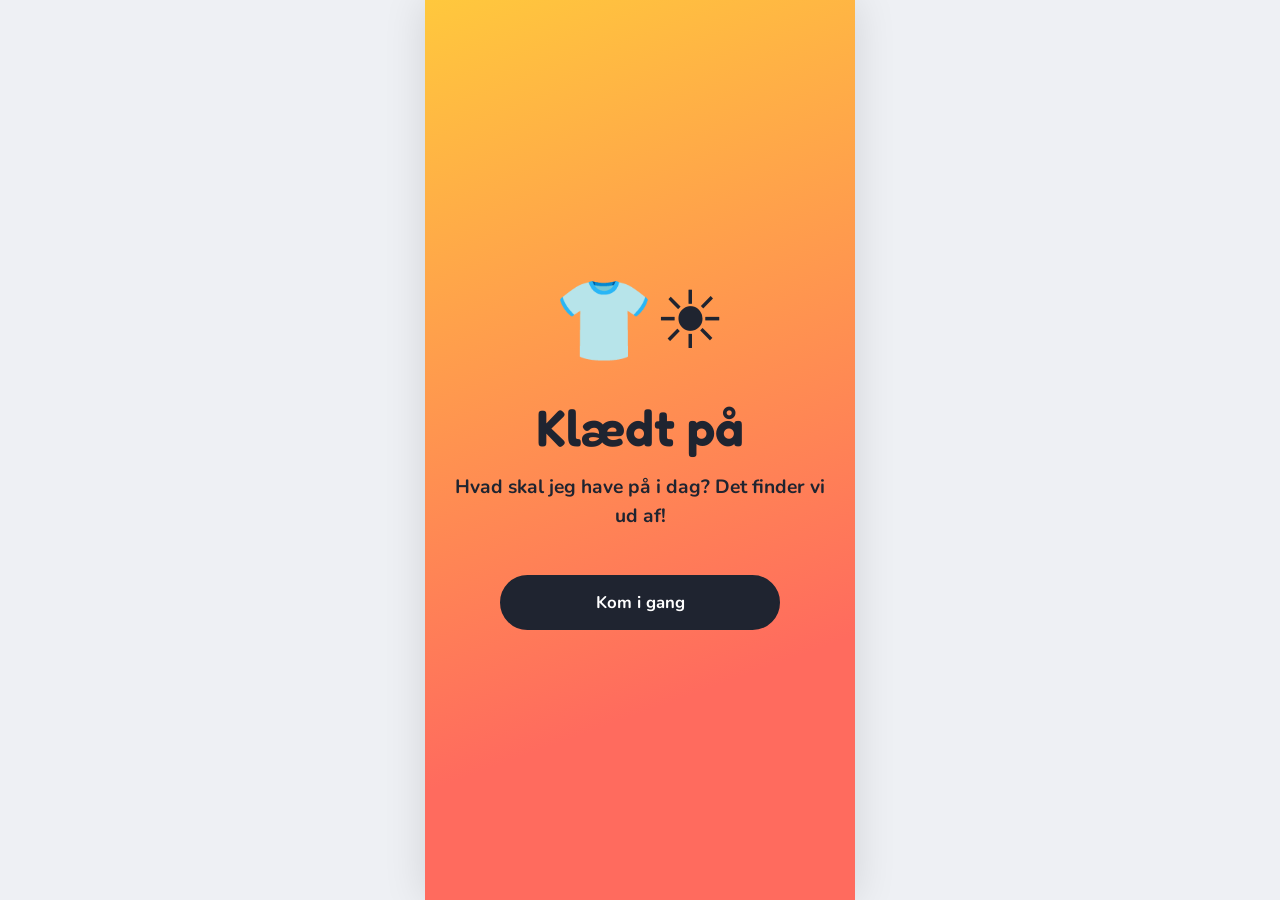
<file: Vejrapp/public/index.html>
<!DOCTYPE html>
<html lang="da">
<head>
    <meta charset="utf-8">
    <meta name="viewport" content="width=device-width, initial-scale=1">
    <title>Start - Klædt på</title>
    <link rel="preconnect" href="https://fonts.googleapis.com">
    <link rel="preconnect" href="https://fonts.gstatic.com" crossorigin>
    <link href="https://fonts.googleapis.com/css2?family=Fredoka:wght@500;600&family=Nunito:wght@400;700;800&display=swap" rel="stylesheet">
    <link rel="stylesheet" href="css/base.css">
</head>
<body>
    <main class="screen splash">
        <div class="splash__logo" aria-hidden="true">👕☀️</div>
        <h1 class="splash__title">Klædt på</h1>
        <p class="splash__tagline">Hvad skal jeg have på i dag? Det finder vi ud af!</p>
        <a class="button" href="login.html">Kom i gang</a>
    </main>
</body>
</html>
</file>
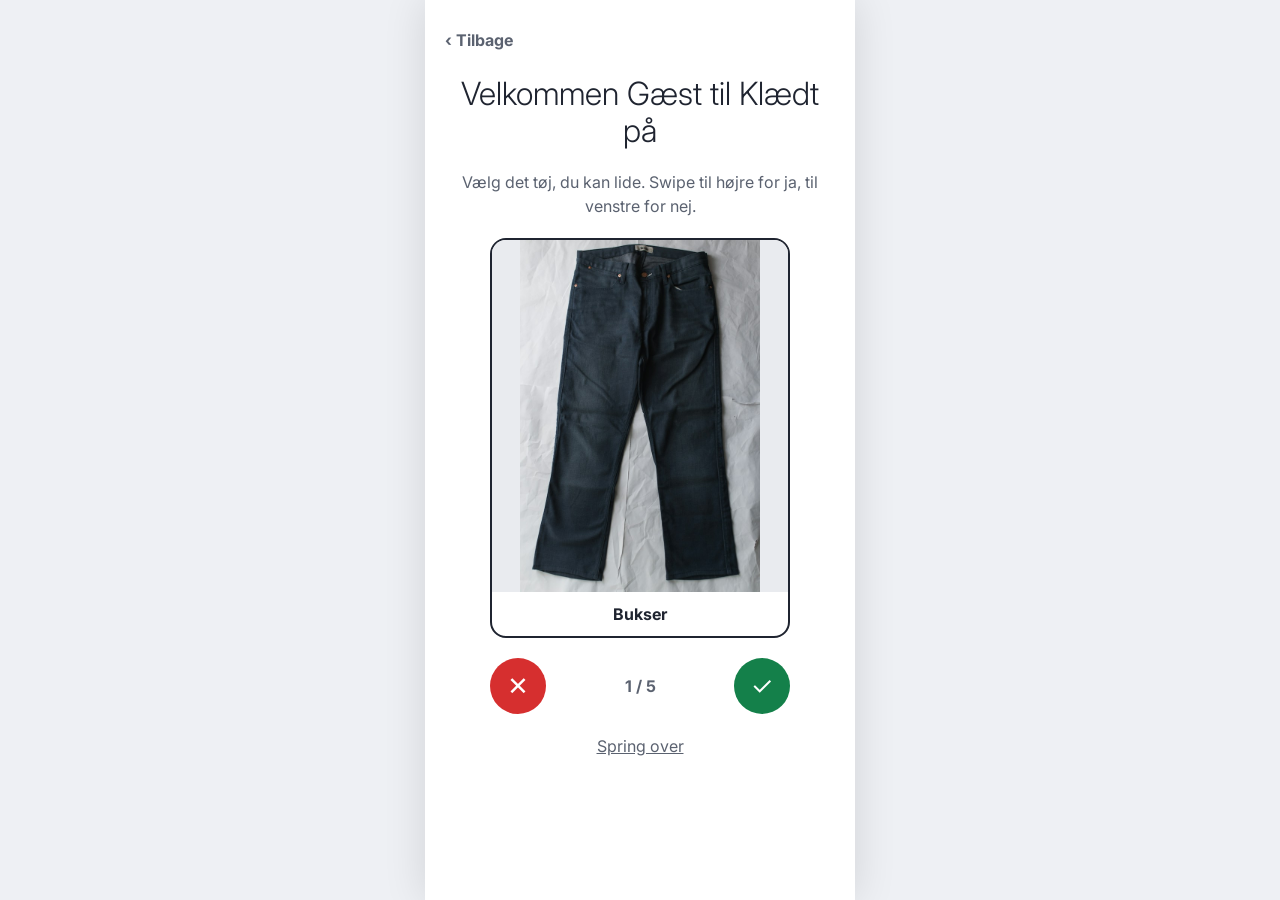
<file: Vejrapp/public/clothing-adult.html>
<!doctype html>
<html lang="da">
  <head>
    <meta charset="utf-8" />
    <meta name="viewport" content="width=device-width, initial-scale=1" />
    <title>Vælg tøj - Klædt på</title>
    <link rel="preconnect" href="https://fonts.googleapis.com" />
    <link rel="preconnect" href="https://fonts.gstatic.com" crossorigin />
    <link
      href="https://fonts.googleapis.com/css2?family=Inter:wght@300;400;500;600&display=swap"
      rel="stylesheet"
    />
    <link rel="stylesheet" href="css/base.css" />
    <link rel="stylesheet" href="css/adult.css" />
  </head>
  <body>
    <main class="screen screen--adult">
      <a class="back-link" href="profile.html">‹ Tilbage</a>
      <h1 class="title">
        Velkommen <span class="js-user-name">Gæst</span> til Klædt på
      </h1>
      <p class="subtitle">
        Vælg det tøj, du kan lide. Swipe til højre for ja, til venstre for nej.
      </p>
      <section
        class="swipe js-swipe"
        data-next="weather-adult.html"
        aria-label="Vælg tøj"
      >
        <div class="swipe__deck">
          <article
            class="swipe__card swipe__card--current"
            data-category="pants"
            data-item-id="pants-1"
          >
            <img
              class="swipe__image"
              src="images/clothing/pants-1.jpg"
              alt="Bukser"
              width="300"
              height="300"
            />
            <p class="swipe__caption">Bukser</p>
          </article>
          <article
            class="swipe__card"
            data-category="sweater"
            data-item-id="sweater-1"
          >
            <img
              class="swipe__image"
              src="images/clothing/sweater-1.jpg"
              alt="Trøje"
              width="300"
              height="300"
            />
            <p class="swipe__caption">Trøje</p>
          </article>
          <article
            class="swipe__card"
            data-category="jacket"
            data-item-id="jacket-1"
          >
            <img
              class="swipe__image"
              src="images/clothing/jacket-1.jpg"
              alt="Jakke"
              width="300"
              height="300"
            />
            <p class="swipe__caption">Jakke</p>
          </article>
          <article
            class="swipe__card"
            data-category="shoes"
            data-item-id="shoes-1"
          >
            <img
              class="swipe__image"
              src="images/clothing/shoes-1.jpg"
              alt="Sko"
              width="300"
              height="300"
            />
            <p class="swipe__caption">Sko</p>
          </article>
          <article class="swipe__card" data-category="hat" data-item-id="hat-1">
            <img
              class="swipe__image"
              src="images/clothing/hat-1.jpg"
              alt="Hue"
              width="300"
              height="300"
            />
            <p class="swipe__caption">Hue</p>
          </article>
        </div>
        <div class="swipe__controls">
          <button
            class="swipe__action swipe__action--dislike"
            type="button"
            data-action="dislike"
          >
            <span aria-hidden="true">✕</span
            ><span class="visually-hidden">Kan ikke lide</span>
          </button>
          <p class="swipe__counter">
            <span class="js-swipe-counter">1</span> / 5
          </p>
          <button
            class="swipe__action swipe__action--like"
            type="button"
            data-action="like"
          >
            <span aria-hidden="true">✓</span
            ><span class="visually-hidden">Kan lide</span>
          </button>
        </div>
      </section>
      <a class="link" href="weather-adult.html">Spring over</a>
    </main>
    <script src="js/clothing.js" defer></script>
  </body>
</html>
</file>
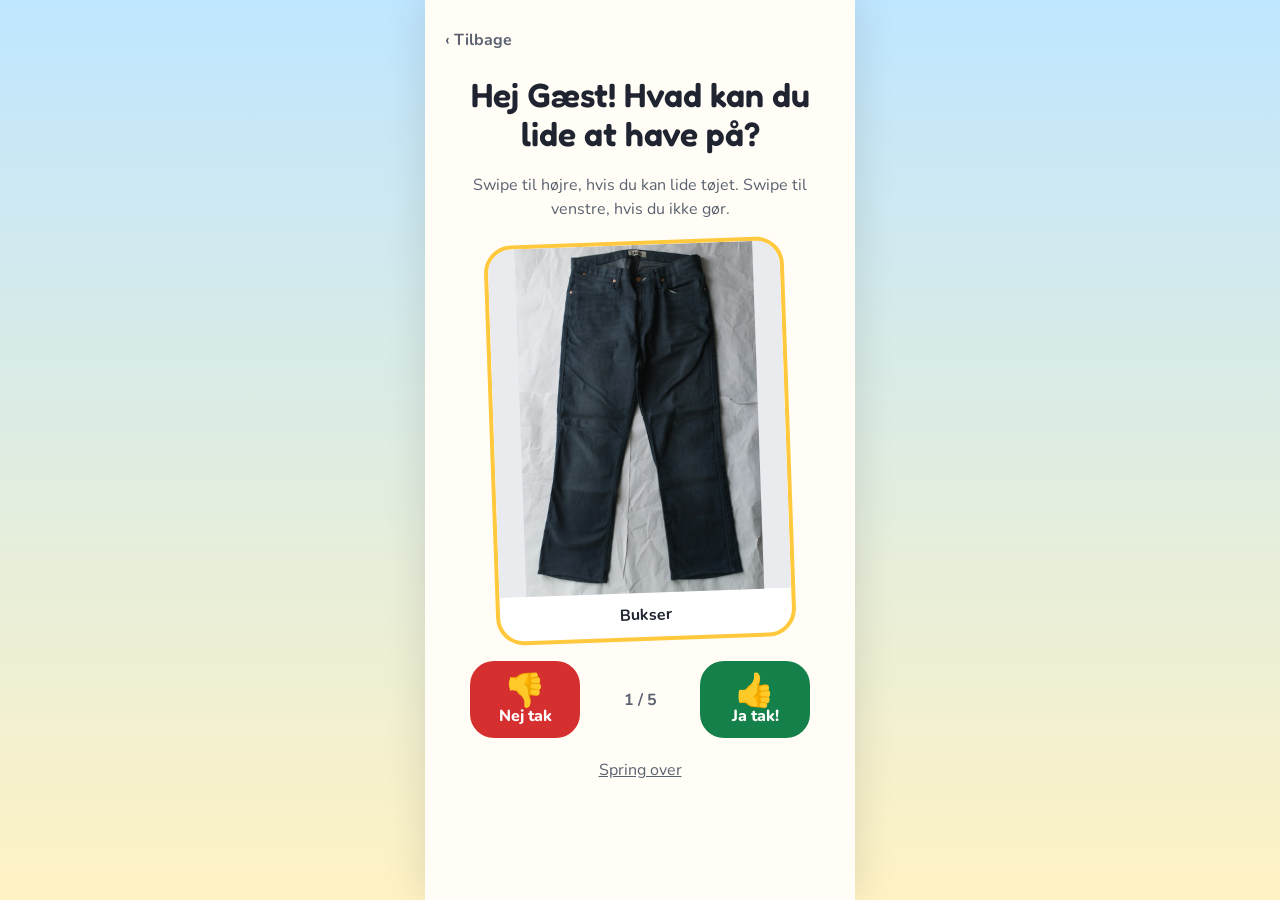
<file: Vejrapp/public/clothing-child.html>
<!doctype html>
<html lang="da">
  <head>
    <meta charset="utf-8" />
    <meta name="viewport" content="width=device-width, initial-scale=1" />
    <title>Vælg tøj - Klædt på</title>
    <link rel="preconnect" href="https://fonts.googleapis.com" />
    <link rel="preconnect" href="https://fonts.gstatic.com" crossorigin />
    <link
      href="https://fonts.googleapis.com/css2?family=Fredoka:wght@500;600&family=Nunito:wght@400;700;800&display=swap"
      rel="stylesheet"
    />
    <link rel="stylesheet" href="css/base.css" />
    <link rel="stylesheet" href="css/child.css" />
  </head>
  <body>
    <main class="screen screen--child">
      <a class="back-link" href="profile.html">‹ Tilbage</a>
      <h1 class="title">
        Hej <span class="js-user-name">Gæst</span>! Hvad kan du lide at have på?
      </h1>
      <p class="subtitle">
        Swipe til højre, hvis du kan lide tøjet. Swipe til venstre, hvis du ikke
        gør.
      </p>
      <section
        class="swipe js-swipe"
        data-next="weather-child.html"
        aria-label="Vælg tøj"
      >
        <div class="swipe__deck">
          <article
            class="swipe__card swipe__card--current"
            data-category="pants"
            data-item-id="pants-1"
          >
            <img
              class="swipe__image"
              src="images/clothing/pants-1.jpg"
              alt="Bukser"
              width="300"
              height="300"
            />
            <p class="swipe__caption">Bukser</p>
          </article>
          <article
            class="swipe__card"
            data-category="sweater"
            data-item-id="sweater-1"
          >
            <img
              class="swipe__image"
              src="images/clothing/sweater-1.jpg"
              alt="Trøje"
              width="300"
              height="300"
            />
            <p class="swipe__caption">Trøje</p>
          </article>
          <article
            class="swipe__card"
            data-category="jacket"
            data-item-id="jacket-1"
          >
            <img
              class="swipe__image"
              src="images/clothing/jacket-1.jpg"
              alt="Jakke"
              width="300"
              height="300"
            />
            <p class="swipe__caption">Jakke</p>
          </article>
          <article
            class="swipe__card"
            data-category="shoes"
            data-item-id="shoes-1"
          >
            <img
              class="swipe__image"
              src="images/clothing/shoes-1.jpg"
              alt="Sko"
              width="300"
              height="300"
            />
            <p class="swipe__caption">Sko</p>
          </article>
          <article class="swipe__card" data-category="hat" data-item-id="hat-1">
            <img
              class="swipe__image"
              src="images/clothing/hat-1.jpg"
              alt="Hue"
              width="300"
              height="300"
            />
            <p class="swipe__caption">Hue</p>
          </article>
        </div>
        <div class="swipe__controls">
          <button
            class="swipe__action swipe__action--dislike"
            type="button"
            data-action="dislike"
          >
            <span aria-hidden="true">👎</span
            ><span class="swipe__label">Nej tak</span>
          </button>
          <p class="swipe__counter">
            <span class="js-swipe-counter">1</span> / 5
          </p>
          <button
            class="swipe__action swipe__action--like"
            type="button"
            data-action="like"
          >
            <span aria-hidden="true">👍</span
            ><span class="swipe__label">Ja tak!</span>
          </button>
        </div>
      </section>
      <a class="link" href="weather-child.html">Spring over</a>
    </main>
    <script src="js/clothing.js" defer></script>
  </body>
</html>
</file>
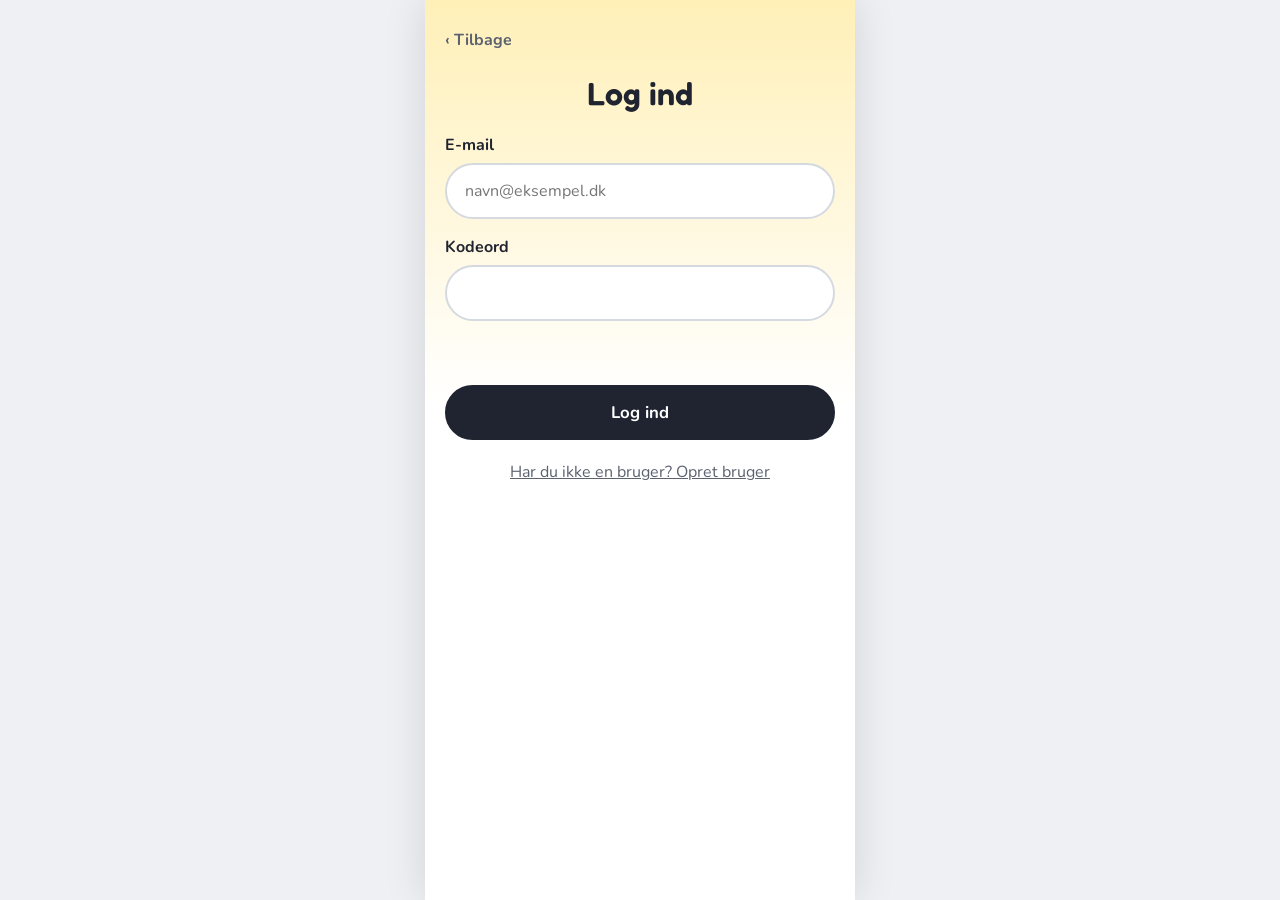
<file: Vejrapp/public/login-form.html>
<!DOCTYPE html>
<html lang="da">
<head>
    <meta charset="utf-8">
    <meta name="viewport" content="width=device-width, initial-scale=1">
    <title>Log ind - Klædt på</title>
    <link rel="preconnect" href="https://fonts.googleapis.com">
    <link rel="preconnect" href="https://fonts.gstatic.com" crossorigin>
    <link href="https://fonts.googleapis.com/css2?family=Fredoka:wght@500;600&family=Nunito:wght@400;700;800&display=swap" rel="stylesheet">
    <link rel="stylesheet" href="css/base.css">
</head>
<body>
    <main class="screen screen--start">
        <a class="back-link" href="login.html">‹ Tilbage</a>
        <h1 class="title">Log ind</h1>
        <form class="form js-login-form" id="login-form" method="post" action="/api/login" data-next="profile.html">
            <div class="form__field">
                <label class="form__label" for="email">E-mail</label>
                <input class="form__input" id="email" name="email" type="email" autocomplete="email" placeholder="navn@eksempel.dk" required>
            </div>
            <div class="form__field">
                <label class="form__label" for="password">Kodeord</label>
                <input class="form__input" id="password" name="password" type="password" autocomplete="current-password" required>
            </div>
            <p id="auth-message" role="alert"></p>
            <button class="button" type="submit">Log ind</button>
        </form>
        <a class="link" href="signup.html">Har du ikke en bruger? Opret bruger</a>
    </main>
<script src="js/authentication.js" defer></script>
</body>
</html>
</file>
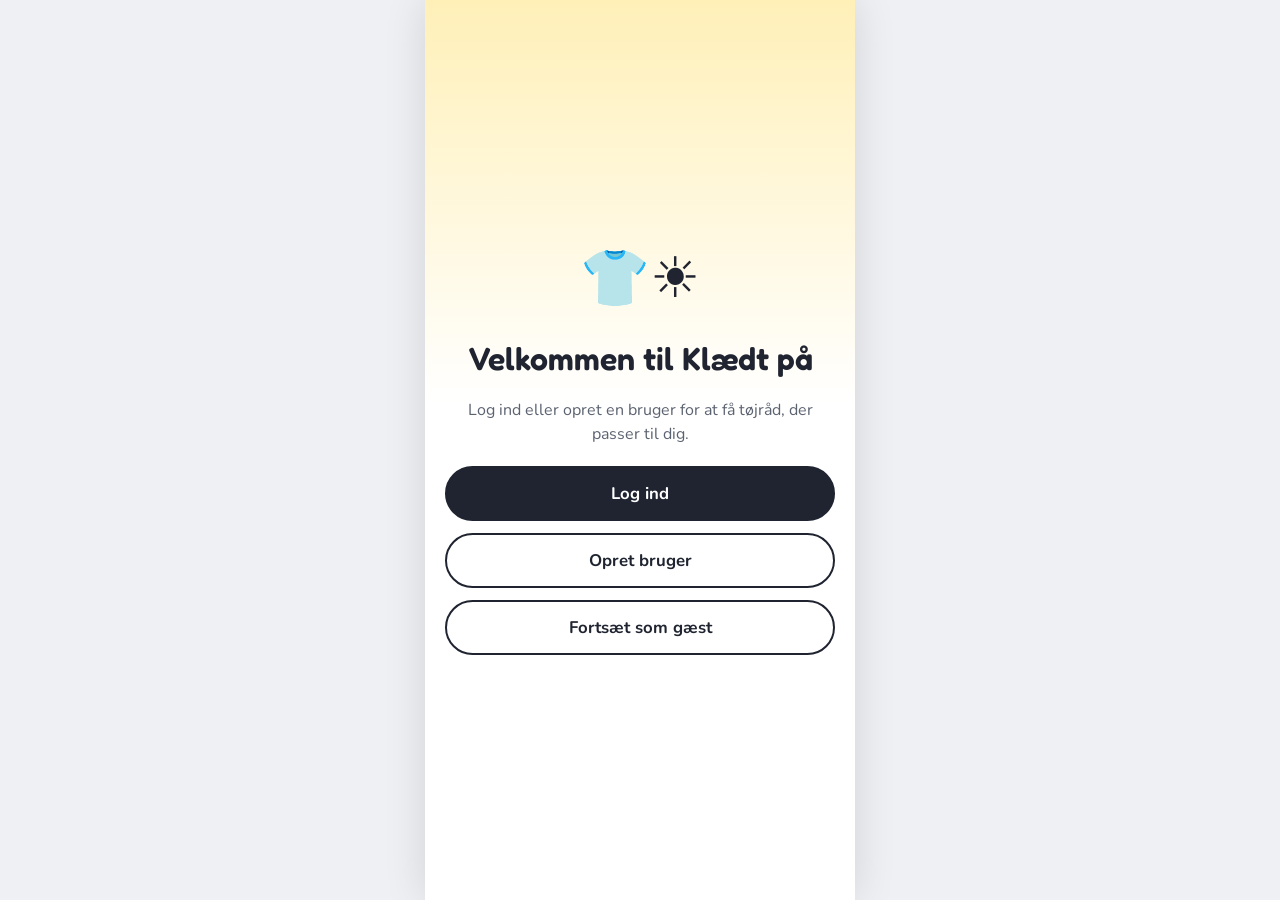
<file: Vejrapp/public/login.html>
<!DOCTYPE html>
<html lang="da">
<head>
    <meta charset="utf-8">
    <meta name="viewport" content="width=device-width, initial-scale=1">
    <title>Velkommen - Klædt på</title>
    <link rel="preconnect" href="https://fonts.googleapis.com">
    <link rel="preconnect" href="https://fonts.gstatic.com" crossorigin>
    <link href="https://fonts.googleapis.com/css2?family=Fredoka:wght@500;600&family=Nunito:wght@400;700;800&display=swap" rel="stylesheet">
    <link rel="stylesheet" href="css/base.css">
</head>
<body>
    <main class="screen screen--start screen--center">
        <div class="logo" aria-hidden="true">👕☀️</div>
        <h1 class="title">Velkommen til Klædt på</h1>
        <p class="subtitle">Log ind eller opret en bruger for at få tøjråd, der passer til dig.</p>
        <div class="actions">
            <a class="button" href="login-form.html">Log ind</a>
            <a class="button button--secondary" href="signup.html">Opret bruger</a>
            <a class="button button--secondary" href="profile.html">Fortsæt som gæst</a>
        </div>
    </main>
</body>
</html>
</file>
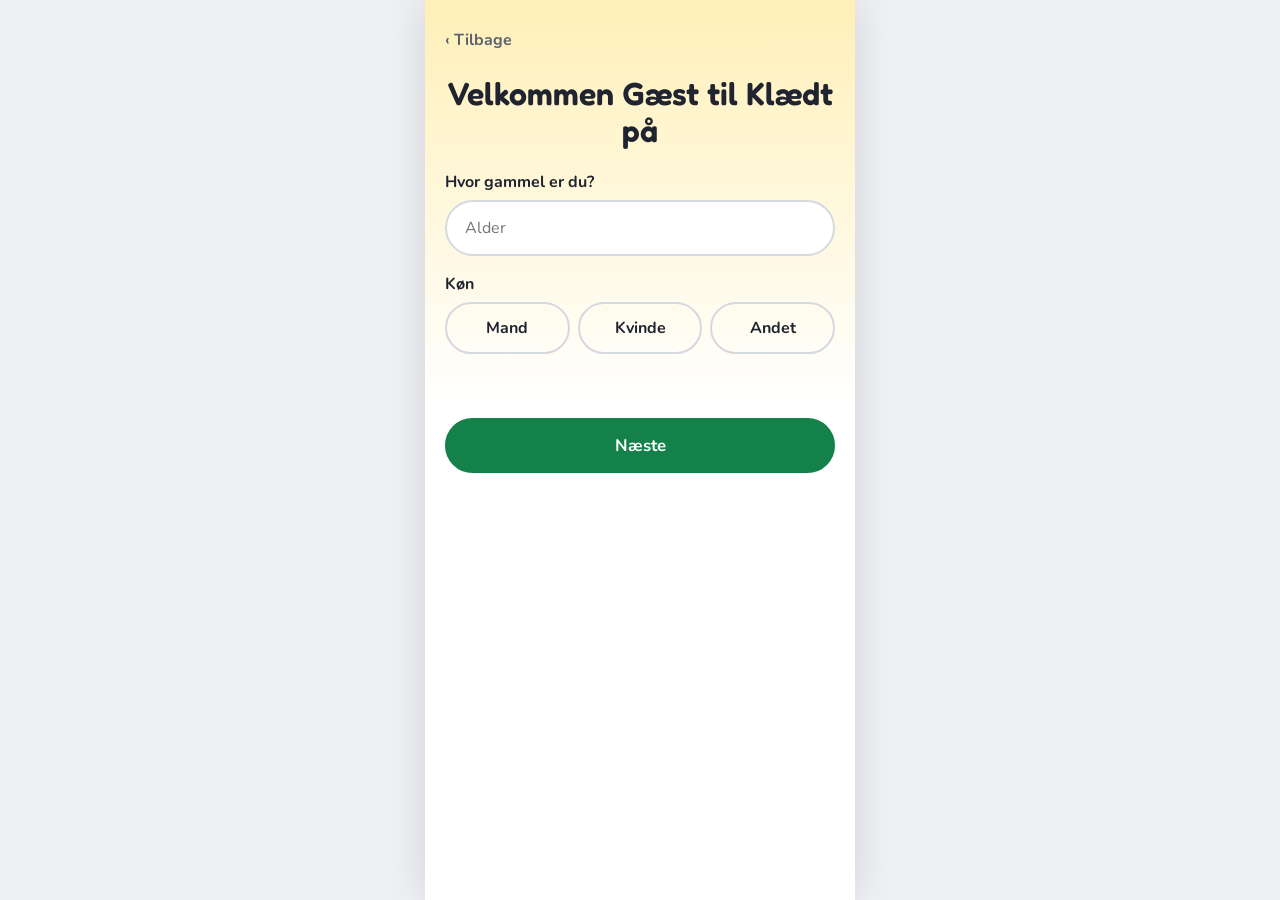
<file: Vejrapp/public/profile.html>
<!doctype html>
<html lang="da">
  <head>
    <meta charset="utf-8" />
    <meta name="viewport" content="width=device-width, initial-scale=1" />
    <title>Om dig - Klædt på</title>
    <link rel="preconnect" href="https://fonts.googleapis.com" />
    <link rel="preconnect" href="https://fonts.gstatic.com" crossorigin />
    <link
      href="https://fonts.googleapis.com/css2?family=Fredoka:wght@500;600&family=Nunito:wght@400;700;800&display=swap"
      rel="stylesheet"
    />
    <link rel="stylesheet" href="css/base.css" />
  </head>

  <body>
    <main class="screen screen--start">
      <a class="back-link" href="signup.html">‹ Tilbage</a>
      <h1 class="title">
        Velkommen <span class="js-user-name">Gæst</span> til Klædt på
      </h1>
      <form
        class="form profile js-profile-form"
        id="profile-form"
        method="post"
        action="/api/preferences"
        data-next-adult="clothing-adult.html"
        data-next-child="clothing-child.html"
      >
        <div class="form__field">
          <label class="form__label" for="age">Hvor gammel er du?</label>
          <input
            class="form__input js-age"
            id="age"
            name="age"
            type="number"
            inputmode="numeric"
            min="3"
            max="120"
            placeholder="Alder"
            required
          />
        </div>
        <fieldset class="choice">
          <legend class="choice__legend">Køn</legend>
          <div class="choice__options">
            <input
              class="choice__input js-gender"
              type="radio"
              id="gender-male"
              name="gender"
              value="male"
              required
            />
            <label class="choice__label" for="gender-male">Mand</label>
            <input
              class="choice__input js-gender"
              type="radio"
              id="gender-female"
              name="gender"
              value="female"
            />
            <label class="choice__label" for="gender-female">Kvinde</label>
            <input
              class="choice__input js-gender"
              type="radio"
              id="gender-other"
              name="gender"
              value="other"
            />
            <label class="choice__label" for="gender-other">Andet</label>
          </div>
        </fieldset>
        <fieldset class="profile__tags">
          <legend class="profile__tags-title">Vælg din stil:</legend>
          <div class="tags">
            <input
              class="tags__input"
              type="radio"
              id="style-slutty"
              name="style"
              value="slutty"
              required
            />
            <label class="tags__label" for="style-slutty">Slutty</label>
            <input
              class="tags__input"
              type="radio"
              id="style-classy"
              name="style"
              value="classy"
              required
            />
            <label class="tags__label" for="style-classy">Classy</label>
          </div>
        </fieldset>
        <p id="profile-message" role="alert"></p>
        <button class="button button--next js-next" type="submit">Næste</button>
      </form>
    </main>
    <script src="js/profile.js" defer></script>
  </body>
</html>
</file>
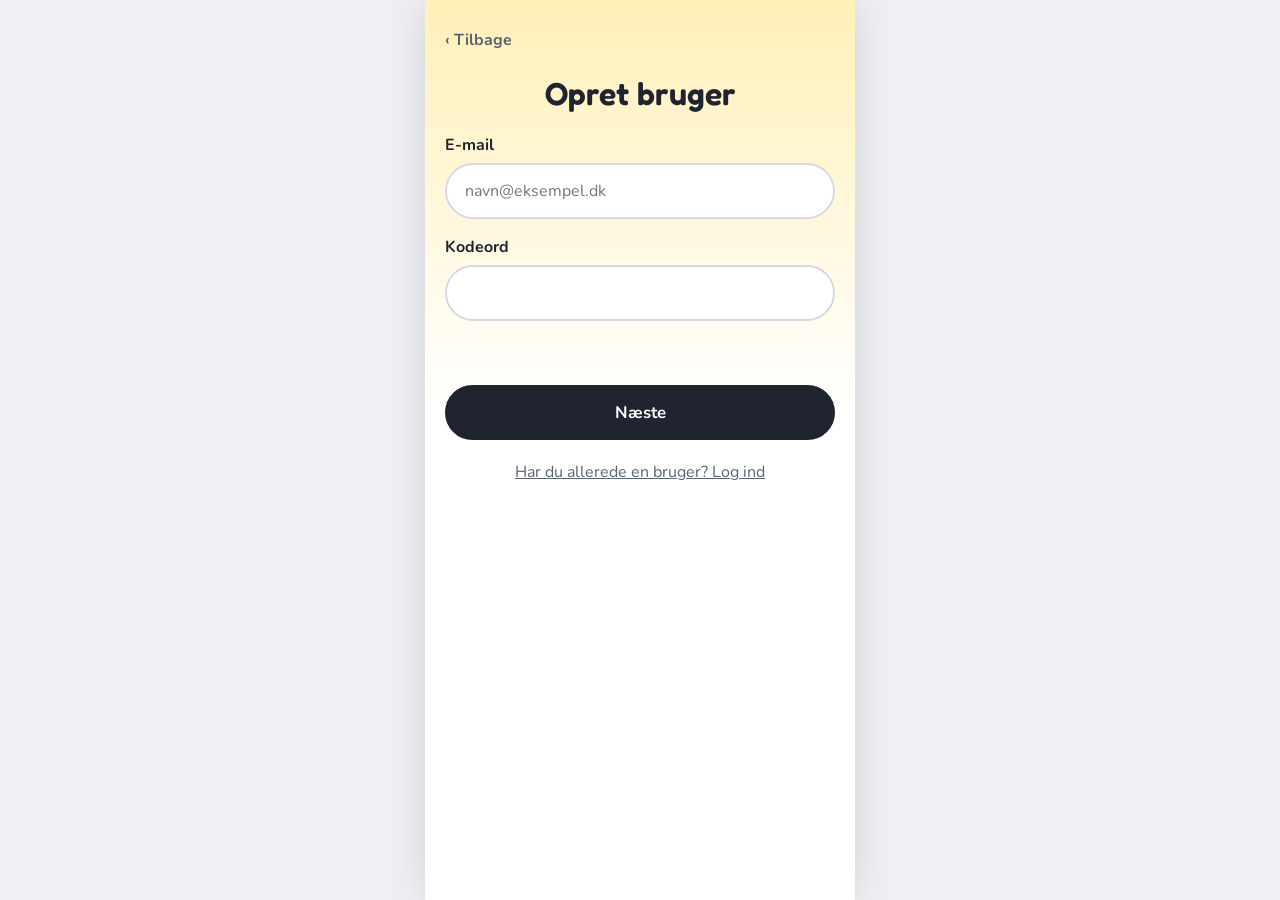
<file: Vejrapp/public/signup.html>
<!DOCTYPE html>
<html lang="da">

<head>
    <meta charset="utf-8">
    <meta name="viewport" content="width=device-width, initial-scale=1">
    <title>Opret bruger - Klædt på</title>
    <link rel="preconnect" href="https://fonts.googleapis.com">
    <link rel="preconnect" href="https://fonts.gstatic.com" crossorigin>
    <link
        href="https://fonts.googleapis.com/css2?family=Fredoka:wght@500;600&family=Nunito:wght@400;700;800&display=swap"
        rel="stylesheet">
    <link rel="stylesheet" href="css/base.css">
</head>

<body>
    <main class="screen screen--start">
        <a class="back-link" href="login.html">‹ Tilbage</a>
        <h1 class="title">Opret bruger</h1>
        <form class="form js-signup-form" id="signup-form" method="post" action="/api/register"
            data-next="profile.html">
            <div class="form__field">
                <label class="form__label" for="email">E-mail</label>
                <input class="form__input" id="email" name="email" type="email" autocomplete="email"
                    placeholder="navn@eksempel.dk" required>
            </div>
            <div class="form__field">
                <label class="form__label" for="password">Kodeord</label>
                <input class="form__input" id="password" name="password" type="password" autocomplete="new-password"
                    minlength="8" required>
            </div>
            <p id="auth-message" role="alert"></p>
            <button class="button" type="submit">Næste</button>
        </form>
        <a class="link" href="login-form.html">Har du allerede en bruger? Log ind</a>
    </main>
    <script src="js/authentication.js" defer></script>
</body>

</html>
</file>
<file: Vejrapp/public/css/base.css>
:root {
  --color-ink: #1f2430;
  --color-muted: #5b6270;
  --color-line: #d5d9e0;
  --color-grey: #e9ebef;
  --color-page: #eef0f4;
  --color-surface: #fff;
  --color-sun: #ffc83d;
  --color-coral: #ff6b5e;
  --color-coral-dark: #d03b2f;
  --color-sky: #3ea6ff;
  --color-green: #14804a;
  --color-green-soft: #dff4e8;

  --font-heading: "Fredoka", system-ui, sans-serif;
  --font-body: "Nunito", system-ui, sans-serif;
  --radius: 16px;
  --radius-pill: 999px;
}
*,
*::before,
*::after {
  box-sizing: border-box;
}
body {
  margin: 0;
  background: var(--color-page);
  color: var(--color-ink);
  font: 400 1rem/1.5 var(--font-body);
}
img {
  display: block;
  max-width: 100%;
}
fieldset {
  border: 0;
  margin: 0;
  padding: 0;
  min-width: 0;
}
:focus-visible {
  outline: 3px solid var(--color-sky);
  outline-offset: 3px;
}
.visually-hidden {
  position: absolute;
  width: 1px;
  height: 1px;
  overflow: hidden;
  clip: rect(0 0 0 0);
  white-space: nowrap;
}
@media (prefers-reduced-motion: reduce) {
  *,
  *::before,
  *::after {
    animation: none !important;
    transition: none !important;
  }
}

/* layout: mobile-first, centred column on desktop */
.screen {
  display: flex;
  flex-direction: column;
  gap: 20px;
  max-width: 430px;
  min-height: 100dvh;
  margin: 0 auto;
  padding: 24px 20px 32px;
  background: var(--color-surface);
}
@media (min-width: 480px) {
  .screen {
    box-shadow: 0 0 40px rgb(0 0 0/0.12);
  }
}
.screen--start {
  background: linear-gradient(180deg, #fff0b8, #fff 45%);
}
.screen--center {
  justify-content: center;
}
.logo {
  font-size: 3.5rem;
  text-align: center;
}
.title {
  margin: 0;
  font: 600 2rem/1.15 var(--font-heading);
  text-align: center;
}
.subtitle {
  margin: 0;
  color: var(--color-muted);
  text-align: center;
}
.back-link {
  align-self: flex-start;
  padding: 4px 0;
  color: var(--color-muted);
  font-weight: 700;
  text-decoration: none;
}
.link {
  color: var(--color-muted);
  text-align: center;
}
.actions {
  display: flex;
  flex-direction: column;
  gap: 12px;
}

/* buttons */
.button {
  display: block;
  width: 100%;
  padding: 14px 24px;
  border: 2px solid var(--color-ink);
  border-radius: var(--radius-pill);
  background: var(--color-ink);
  color: #fff;
  font: 700 1.05rem var(--font-body);
  text-align: center;
  text-decoration: none;
  cursor: pointer;
}
.button--secondary {
  background: #fff;
  color: var(--color-ink);
}
.button:disabled {
  border-color: var(--color-grey);
  background: var(--color-grey);
  color: var(--color-muted);
  cursor: not-allowed;
}
.button--next:enabled {
  border-color: var(--color-green);
  background: var(--color-green);
}

/* splash */
.splash {
  align-items: center;
  justify-content: center;
  background: linear-gradient(160deg, var(--color-sun), var(--color-coral) 75%);
  text-align: center;
}
.splash__logo {
  font-size: 5rem;
  animation: float 3s ease-in-out infinite;
}
.splash__title {
  margin: 0;
  font: 600 3.2rem/1 var(--font-heading);
}
.splash__tagline {
  margin: 0 0 24px;
  font-size: 1.2rem;
  font-weight: 700;
}
.splash .button {
  max-width: 280px;
}
@keyframes float {
  50% {
    transform: translateY(-10px);
  }
}

/* forms */
.form {
  display: flex;
  flex-direction: column;
  gap: 16px;
}
.form__field {
  display: flex;
  flex-direction: column;
  gap: 6px;
}
.form__label,
.choice__legend {
  margin-bottom: 6px;
  padding: 0;
  font-weight: 700;
}
.form__field .form__label {
  margin: 0;
}
.form__input {
  width: 100%;
  padding: 14px 18px;
  border: 2px solid var(--color-line);
  border-radius: var(--radius-pill);
  background: #fff;
  color: inherit;
  font: inherit;
}
.form__input:focus {
  border-color: var(--color-ink);
}
.choice__options {
  display: flex;
  gap: 8px;
}
.choice__input,
.tags__input,
.forecast__radio {
  position: absolute;
  width: 1px;
  height: 1px;
  opacity: 0;
}
.choice__label {
  flex: 1;
  padding: 12px;
  border: 2px solid var(--color-line);
  border-radius: var(--radius-pill);
  font-weight: 700;
  text-align: center;
  cursor: pointer;
}
.choice__input:checked + .choice__label {
  border-color: var(--color-ink);
  background: var(--color-ink);
  color: #fff;
}
.choice__input:focus-visible + .choice__label,
.tags__input:focus-visible + .tags__label {
  outline: 3px solid var(--color-sky);
  outline-offset: 2px;
}

/* style tags: hidden until age + gender are filled in;
     green when 3+ are picked */
.profile__tags {
  display: none;
}
.profile:has(.js-age:valid):has(.js-gender:checked) .profile__tags {
  display: block;
}
.profile__tags-title {
  margin-bottom: 12px;
  padding: 0;
  font-weight: 700;
  text-align: center;
}
.tags {
  display: flex;
  flex-wrap: wrap;
  justify-content: center;
  gap: 10px;
}
.tags__label {
  padding: 8px 16px;
  border: 2px solid #8a909b;
  border-radius: var(--radius-pill);
  color: #121314;
  font-weight: 700;
  cursor: pointer;
}
.tags__input:checked + .tags__label {
  border-color: var(--color-coral-dark);
  background: #fff0ee;
  color: var(--color-ink);
}
.tags:not(:has(.tags__input:checked ~ .tags__input:checked))
  .tags__input:checked
  + .tags__label {
  border-color: var(--color-green);
  background: var(--color-green-soft);
  color: var(--color-green);
}

/* swipe */
.swipe {
  display: flex;
  flex-direction: column;
  gap: 20px;
}
.swipe__deck {
  position: relative;
  width: 100%;
  max-width: 300px;
  aspect-ratio: 3/4;
  margin: 0 auto;
}
.swipe__card {
  position: absolute;
  inset: 0;
  display: flex;
  flex-direction: column;
  overflow: hidden;
  border: 2px solid var(--color-ink);
  border-radius: var(--radius);
  background: #fff;
  opacity: 0;
  visibility: hidden;
  pointer-events: none;
  transition:
    transform 0.35s,
    opacity 0.35s;
}
.swipe__card--current {
  opacity: 1;
  visibility: visible;
  pointer-events: auto;
}
.swipe__card--liked,
.swipe__card--disliked {
  visibility: visible;
}
.swipe__card--liked {
  transform: translateX(130%) rotate(12deg);
}
.swipe__card--disliked {
  transform: translateX(-130%) rotate(-12deg);
}
.swipe__image {
  flex: 1;
  width: 100%;
  min-height: 0;
  background: var(--color-grey);
  object-fit: contain;
}
.swipe__caption {
  margin: 0;
  padding: 10px;
  font-weight: 700;
  text-align: center;
}
.swipe__controls {
  display: flex;
  align-items: center;
  justify-content: space-between;
  width: 100%;
  max-width: 300px;
  margin: 0 auto;
}
.swipe__counter {
  margin: 0;
  color: var(--color-muted);
  font-weight: 700;
}
.swipe__action {
  display: flex;
  align-items: center;
  justify-content: center;
  width: 64px;
  height: 64px;
  border: 0;
  border-radius: 50%;
  color: #fff;
  font: 700 1.6rem var(--font-body);
  cursor: pointer;
}
.swipe__action--dislike {
  background: #d62f2f;
}
.swipe__action--like {
  background: var(--color-green);
}

/* weather: shared parts */
.header__title {
  margin: 8px 0;
  text-align: center;
}
.search {
  display: flex;
  gap: 8px;
}
.search__input {
  flex: 1;
  min-width: 0;
  padding: 12px 16px;
  border: 1px solid var(--color-line);
  border-radius: 12px;
  background: #fff;
  color: inherit;
  font: inherit;
}
.search__locate {
  padding: 12px 14px;
  border: 1px solid var(--color-line);
  border-radius: 12px;
  background: #fff;
  color: inherit;
  font: inherit;
  font-weight: 700;
  white-space: nowrap;
  cursor: pointer;
}
.stats {
  display: grid;
  grid-template-columns: repeat(3, 1fr);
  gap: 8px;
  margin: 0;
  padding: 0;
  list-style: none;
}
.stats__item {
  display: flex;
  flex-direction: column;
  gap: 2px;
  padding: 10px;
}
.stats__label {
  color: var(--color-muted);
  font-size: 0.8rem;
}
.stats__value {
  font-size: 1.05rem;
  font-weight: 700;
}
.forecast {
  position: relative;
  display: flex;
  flex-direction: column;
  gap: 12px;
}
.forecast__tabs {
  display: inline-flex;
  align-self: flex-start;
  padding: 4px;
  border-radius: var(--radius-pill);
  background: var(--color-grey);
}
.forecast__tab {
  padding: 8px 16px;
  border-radius: var(--radius-pill);
  font-size: 0.9rem;
  font-weight: 700;
  cursor: pointer;
}
#view-daily:checked ~ .forecast__tabs [for="view-daily"],
#view-hourly:checked ~ .forecast__tabs [for="view-hourly"] {
  background: #fff;
  box-shadow: 0 1px 3px rgb(0 0 0/0.2);
}
#view-daily:focus-visible ~ .forecast__tabs [for="view-daily"],
#view-hourly:focus-visible ~ .forecast__tabs [for="view-hourly"] {
  outline: 3px solid var(--color-sky);
}
#view-daily:checked ~ .forecast__list--hourly,
#view-hourly:checked ~ .forecast__list--daily {
  display: none;
}
.forecast__list {
  margin: 0;
  padding: 0;
  list-style: none;
}
.forecast__list--daily .forecast__item {
  display: grid;
  grid-template-columns: 1fr auto auto;
  gap: 16px;
  align-items: center;
  padding: 12px 4px;
  border-bottom: 1px solid var(--color-ink);
}
.forecast__list--hourly {
  display: flex;
  gap: 10px;
  padding-bottom: 8px;
  overflow-x: auto;
}
.forecast__list--hourly .forecast__item {
  display: flex;
  flex: 0 0 auto;
  flex-direction: column;
  align-items: center;
  gap: 4px;
  min-width: 68px;
  padding: 10px;
  border: 1px solid var(--color-line);
  border-radius: 12px;
}
.forecast__list--hourly .forecast__icon {
  order: 1;
}
.forecast__list--hourly .forecast__temp {
  order: 2;
}
.forecast__day {
  color: var(--color-muted);
}
.forecast__temp {
  font-size: 1.25rem;
  font-weight: 600;
}
.forecast__icon {
  font-size: 1.8rem;
  line-height: 1;
}

.search__save {
  display: block;
  margin: 10px auto;
}
</file>
<file: Vejrapp/public/css/adult.css>
:root{
    --font-body:"Inter",system-ui,sans-serif;
    --font-heading:"Inter",system-ui,sans-serif
}
.title{
    font-weight:300
}
.header__title{
    font:300 2.2rem/1.2 var(--font-heading)
}
.current{
    display:grid;
    grid-template-columns:1fr 1fr;
    gap:16px;
    align-items:center
}
.current__image{
    width:100%;
    aspect-ratio:1;
    border-radius:12px;
    background:var(--color-grey);
    object-fit:contain
}
.current__city{
    margin:0;
    color:var(--color-muted)
}
.current__temp{
    margin:0;
    font-size:2.2rem;
    font-weight:300;
    line-height:1.1
}
.current__condition{
    margin:0;
    font-size:1.8rem;
    font-weight:300
}
.stats__item{
    border-top:2px solid var(--color-ink)
}
.advice__label{
    margin:0;
    color:var(--color-muted);
    font-size:.9rem
}
.advice__text{
    margin:4px 0 0;
    font-size:1.15rem;
    font-weight:500;
    line-height:1.3
}
.swipe__action{
    width:56px;
    height:56px;
    font-weight:400
}
</file>
<file: Vejrapp/public/css/child.css>
body{
    background:linear-gradient(#bfe6ff,#fff3c4)
}
.screen{
    background:#fffdf5
}
.title{
    font-size:2.1rem
}
.header__title{
    margin:8px 0 0;
    font:600 2.6rem/1.1 var(--font-heading);
    color:var(--color-coral-dark)
}
.greeting{
    margin:0;font:500 1.25rem var(--font-heading);
    text-align:center
}
.banner{
    position:relative;
    margin:0 -20px
}
.banner__image{
    width:100%;
    height:240px;
    background:var(--color-sky);
    object-fit:cover
}
.banner__pill{
    position:absolute;
    top:16px;
    left:50%;
    display:flex;
    gap:10px;
    margin:0;
    padding:8px 16px;
    border-radius:var(--radius-pill);
    background:rgb(255 255 255/.88);
    font-weight:800;
    white-space:nowrap;
    transform:translateX(-50%)
}
.outfit{
    text-align:center
}
.outfit__title{
    margin:0 0 8px;
    font:600 1.6rem var(--font-heading)
}
.outfit__image{
    width:min(70%,260px);
    aspect-ratio:3/4;
    margin:0 auto;
    border:4px solid var(--color-sun);
    border-radius:28px;
    background:var(--color-grey);
    object-fit:cover;
    animation:float 3s ease-in-out infinite
}
.outfit__text{
    margin:14px 0 0;
    font-size:1.25rem;
    font-weight:800
}
.stats__item{
    align-items:center;
    border-radius:20px;
    text-align:center
}
.stats__item:nth-child(1){
    background:#ffe9a8
}
.stats__item:nth-child(2){
    background:#cfeeff
}
.stats__item:nth-child(3){
    background:#ffd6d1
}
.stats__label{
    color:var(--color-ink);font-weight:700
}
.forecast__tabs{
    background:#ffe9a8
}
.forecast__list--daily{
    display:grid;gap:10px
}
.forecast__list--daily .forecast__item{
    padding:12px 16px;
    border:3px solid var(--color-sky);
    border-radius:20px;
    background:#fff
}
.forecast__list--hourly .forecast__item{
    border:3px solid var(--color-sun);
    border-radius:20px;
    background:#fff
}
.forecast__day{
    color:var(--color-ink);font-weight:800
}
.forecast__icon{
    font-size:2.2rem
}
.swipe__card{
    border:4px solid var(--color-sun);
    border-radius:28px
}
.swipe__card--current{
    transform:rotate(-2deg)
}
.swipe__controls{
    max-width:340px
}
.swipe__action{
    flex-direction:column;
    width:auto;
    min-width:110px;
    height:auto;
    padding:12px 20px;
    border-radius:24px;
    font-size:2rem;
    line-height:1.1
}
.swipe__label{
    font-size:1rem;
    font-weight:800
}
</file>
